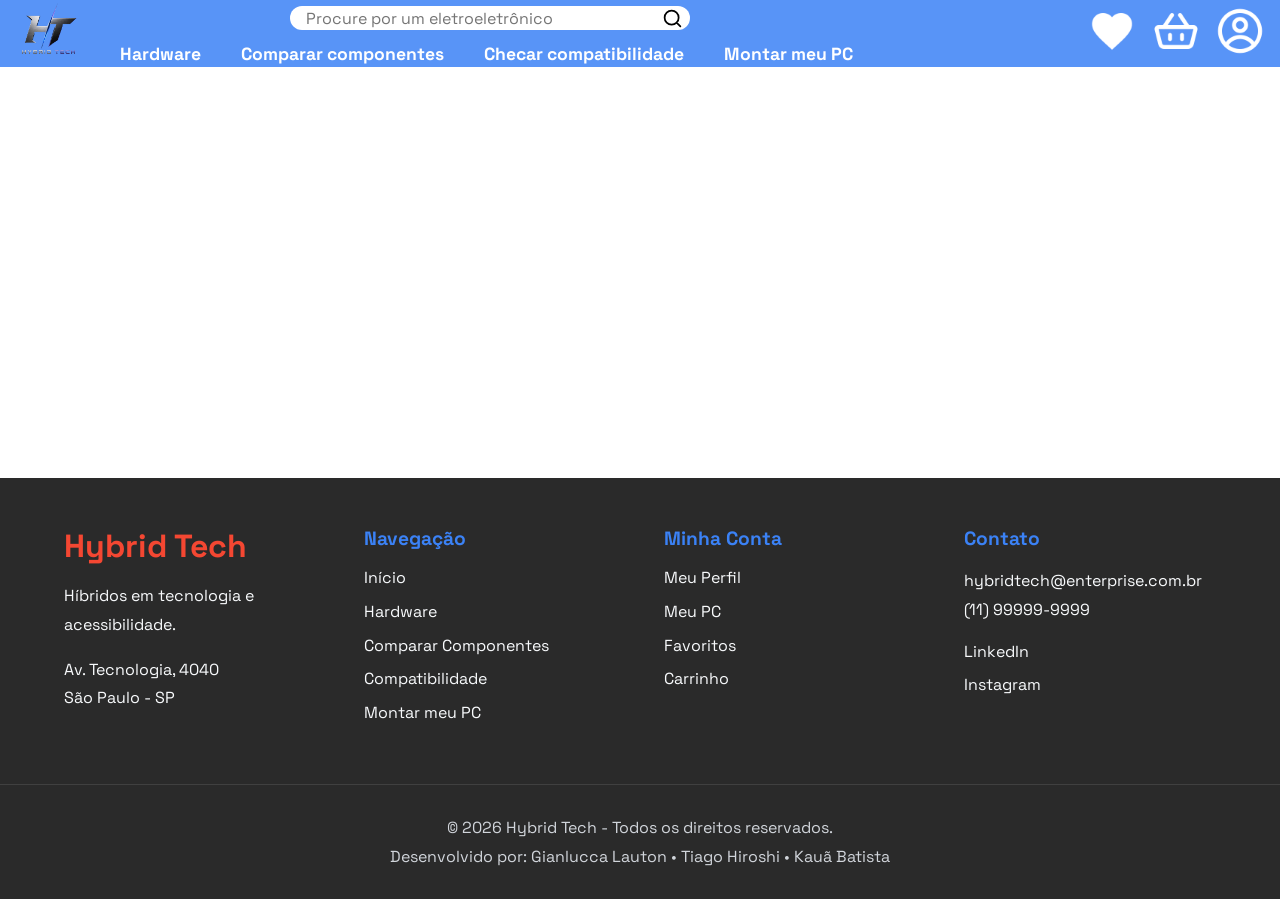
<file: index.html>
<!DOCTYPE html>
<html lang="pt-BR">
<head>
    <meta charset="UTF-8">
    <meta name="viewport" content="width=device-width, initial-scale=1.0">
    <title>Página Inicial - Hybrid Tech</title>

    <link rel="preconnect" href="https://fonts.googleapis.com">
<link rel="preconnect" href="https://fonts.gstatic.com" crossorigin>
<link href="https://fonts.googleapis.com/css2?family=Space+Grotesk:wght@300..700&display=swap" rel="stylesheet">

    <link rel="stylesheet" href="./style.css">
    <link rel="stylesheet" href="./css/inicial.css">
    
</head>
<body>

    <header>

<section class="nav-bar">

    <div class="logo">

        <a href="./index.html"><img src="./icon/hybrid-tech-icon.png" alt="Hybrid Tech Icon"> </a>
    </div>


    <div class="coluna-nav">

        <div class="search">
        <input type="text" placeholder="Procure por um eletroeletrônico">
        <img src="./assets/search.svg" alt="Pesquisar">
        </div>
        <div class="menu">
        <nav>
            <a href="./pages/hardware.html">Hardware</a>
            <a href="./pages/comparacao.html">Comparar componentes</a>
            <a href="./pages/compatibilidade.html">Checar compatibilidade</a>
            <a href="./pages/montagem.html">Montar meu PC</a>
        </nav>
        </div>

    </div>

    
    <div class="user-shop">

        <div class="heart-shop">
            <a href=""> <img src="./assets/heart.png" alt="Lista de Desejos">

            </a>
        </div>

        <div class="basket-shop">
            <a href=""> <img src="./assets/shop-basket.png" alt="Carrinho de Compras"></a></div>

        <div class="profile-shop">
            <a href=""> <img src="./assets/profile.png" alt="Perfil do Usuário"></a>
        </div>

    </div>

</section>

</header>

<section class="container-content">
    <h1>Página Inicial - Hybrid Tech</h1>
    
<h1>Lorem ipsum dolor sit amet, consectetur adipisicing elit. Nemo, nostrum! Eum, corporis? Porro illo ratione nemo dolorum dignissimos, labore tenetur placeat quae! Fugiat cupiditate corporis nesciunt praesentium. Animi, deserunt corrupti.</h1>

<h1>Lorem ipsum dolor sit amet, consectetur adipisicing elit. Nemo, nostrum! Eum, corporis? Porro illo ratione nemo dolorum dignissimos, labore tenetur placeat quae! Fugiat cupiditate corporis nesciunt praesentium. Animi, deserunt corrupti.</h1>

<h1>Lorem ipsum dolor sit amet, consectetur adipisicing elit. Nemo, nostrum! Eum, corporis? Porro illo ratione nemo dolorum dignissimos, labore tenetur placeat quae! Fugiat cupiditate corporis nesciunt praesentium. Animi, deserunt corrupti.</h1>

</section>


<footer>

    <div class="footer-container">

        <div class="footer-coluna">
            <h2>Hybrid Tech</h2>

            <p>
                Híbridos em tecnologia e acessibilidade.
            </p>

            <p class="footer-endereco">
                Av. Tecnologia, 4040<br>
                São Paulo - SP
            </p>
        </div>

        <div class="footer-coluna">
            <h3>Navegação</h3>

            <a href="./index.html">Início</a>
            <a href="./pages/hardware.html">Hardware</a>
            <a href="./pages/comparacao.html">Comparar Componentes</a>
            <a href="./pages/compatibilidade.html">Compatibilidade</a>
            <a href="./pages/montagem.html">Montar meu PC</a>
        </div>

        <div class="footer-coluna">
            <h3>Minha Conta</h3>

            <a href="#">Meu Perfil</a>
            <a href="#">Meu PC</a>
            <a href="#">Favoritos</a>
            <a href="#">Carrinho</a>
        </div>

        <div class="footer-coluna">
            <h3>Contato</h3>

            <p>hybridtech@enterprise.com.br</p>
            <p>(11) 99999-9999</p>

            <div class="footer-redes">
                <a href="#">LinkedIn</a>
                <a href="#">Instagram</a>
            </div>
        </div>

    </div>

    <div class="footer-bottom">

        <p>
            © 2026 Hybrid Tech - Todos os direitos reservados.
        </p>

        <p>
            Desenvolvido por:
            Gianlucca Lauton • Tiago Hiroshi • Kauã Batista
        </p>

    </div>

</footer>
</body>
</html>
</file>
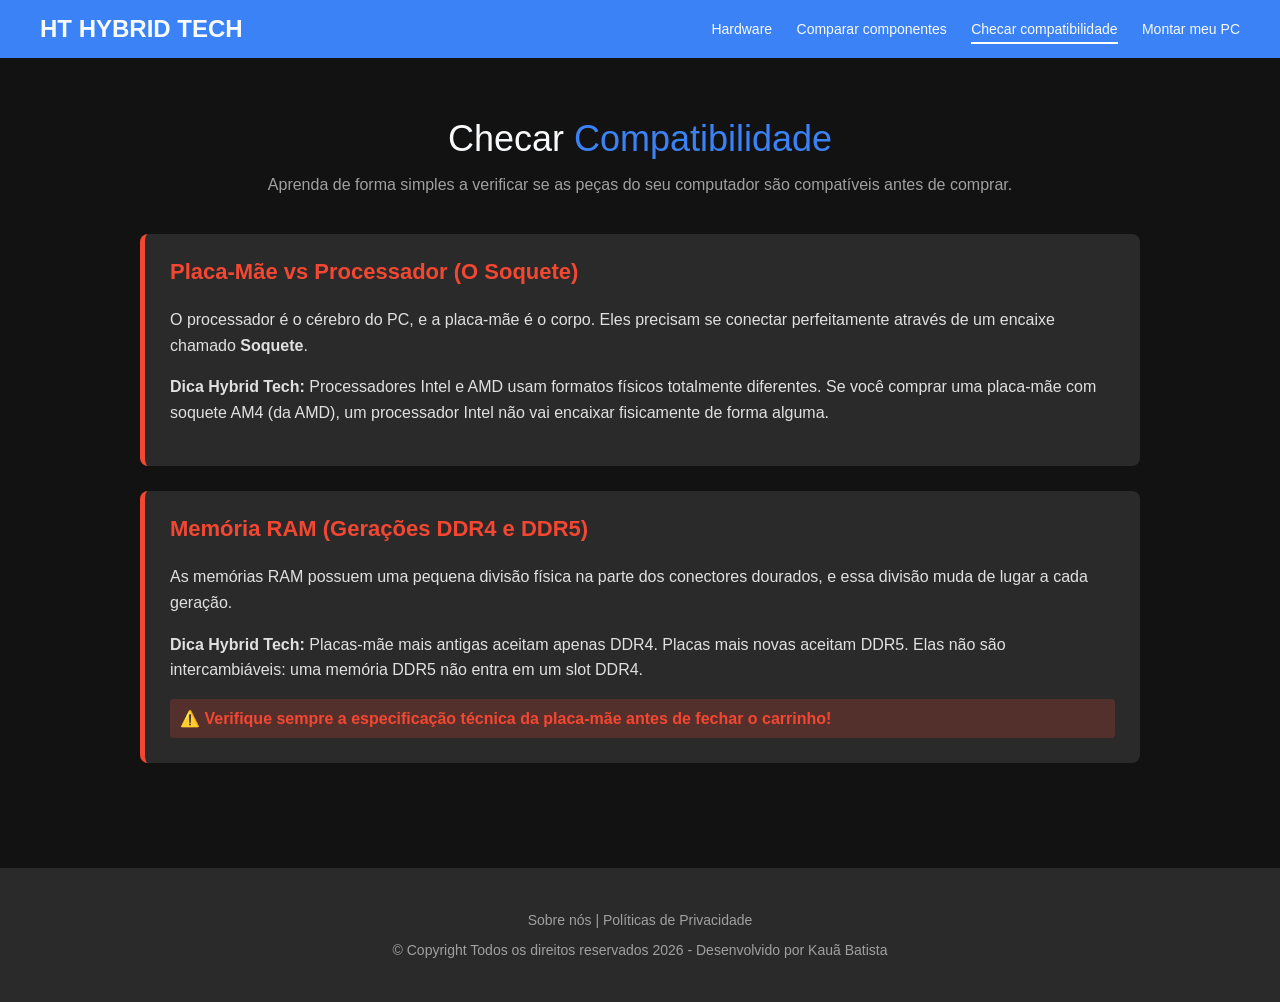
<file: compatibilidade/compatibilidade.html>
<!DOCTYPE html>
<html lang="pt-BR">
<head>
    <meta charset="UTF-8">
    <meta name="viewport" content="width=device-width, initial-scale=1.0">
    <title>Hybrid Tech - Checar Compatibilidade</title>
    <style>
        /* Aplicando as cores exatas do Figma do grupo */
        body {
            font-family: 'Segoe UI', Tahoma, Geneva, Verdana, sans-serif;
            background-color: #121212; /* Fundo escuro do Figma */
            color: #F8FAFC; /* Texto claro do Figma */
            margin: 0;
            padding: 0;
        }

        /* Menu superior baseado na imagem do Figma */
        header {
            background-color: #3B82F6; /* Azul do Figma */
            padding: 15px 40px;
            display: flex;
            justify-content: space-between;
            align-items: center;
        }

        header .logo {
            font-weight: bold;
            font-size: 24px;
            color: #F8FAFC;
            text-transform: uppercase;
        }

        header nav a {
            color: #F8FAFC;
            text-decoration: none;
            margin-left: 20px;
            font-size: 14px;
        }

        /* Container Principal */
        main {
            max-width: 1000px;
            margin: 40px auto;
            padding: 20px;
        }

        .titulo-principal {
            text-align: center;
            font-size: 36px;
            margin-bottom: 10px;
        }

        .titulo-principal span {
            color: #3B82F6; /* Destacando com o azul do grupo */
        }

        .subtitulo {
            text-align: center;
            color: #a0a0a0;
            margin-bottom: 40px;
        }

        /* Blocos de conteúdo explicativo */
        .card-compatibilidade {
            background-color: #2A2A2A; /* Cinza escuro dos blocos do Figma */
            border-radius: 8px;
            padding: 25px;
            margin-bottom: 25px;
            border-left: 5px solid #F44732; /* Detalhe com o Vermelho/Laranja do grupo */
        }

        .card-compatibilidade h3 {
            color: #F44732; /* Vermelho/Laranja para títulos internos */
            margin-top: 0;
            font-size: 22px;
        }

        .card-compatibilidade p {
            line-height: 1.6;
            color: #e0e0e0;
        }

        .badge-alerta {
            background-color: rgba(244, 71, 50, 0.2);
            color: #F44732;
            padding: 10px;
            border-radius: 4px;
            font-weight: bold;
            margin-top: 15px;
        }

        /* Rodapé igual ao das outras páginas */
        footer {
            background-color: #2A2A2A;
            text-align: center;
            padding: 30px;
            margin-top: 60px;
            font-size: 14px;
            color: #a0a0a0;
        }
    </style>
</head>
<body>

    <!-- Menu Superior idêntico ao padrão estruturado pelo grupo no Figma -->
    <header>
        <div class="logo">HT Hybrid Tech</div>
        <nav>
            <a href="index.html">Hardware</a>
            <a href="#">Comparar componentes</a>
            <a href="compatibilidade.html" style="border-bottom: 2px solid white; padding-bottom: 5px;">Checar compatibilidade</a>
            <a href="#">Montar meu PC</a>
        </nav>
    </header>

    <main>
        <div class="titulo-principal">Checar <span>Compatibilidade</span></div>
        <p class="subtitulo">Aprenda de forma simples a verificar se as peças do seu computador são compatíveis antes de comprar.</p>

        <!-- Seção 1 -->
        <div class="card-compatibilidade">
            <h3>Placa-Mãe vs Processador (O Soquete)</h3>
            <p>O processador é o cérebro do PC, e a placa-mãe é o corpo. Eles precisam se conectar perfeitamente através de um encaixe chamado <strong>Soquete</strong>.</p>
            <p><strong>Dica Hybrid Tech:</strong> Processadores Intel e AMD usam formatos físicos totalmente diferentes. Se você comprar uma placa-mãe com soquete AM4 (da AMD), um processador Intel não vai encaixar fisicamente de forma alguma.</p>
        </div>

        <!-- Seção 2 -->
        <div class="card-compatibilidade">
            <h3>Memória RAM (Gerações DDR4 e DDR5)</h3>
            <p>As memórias RAM possuem uma pequena divisão física na parte dos conectores dourados, e essa divisão muda de lugar a cada geração.</p>
            <p><strong>Dica Hybrid Tech:</strong> Placas-mãe mais antigas aceitam apenas DDR4. Placas mais novas aceitam DDR5. Elas não são intercambiáveis: uma memória DDR5 não entra em um slot DDR4.</p>
            <div class="badge-alerta">⚠️ Verifique sempre a especificação técnica da placa-mãe antes de fechar o carrinho!</div>
        </div>
    </main>

    <footer>
        <p>Sobre nós | Políticas de Privacidade</p>
        <p style="margin-top: 10px;">&copy; Copyright Todos os direitos reservados 2026 - Desenvolvido por Kauã Batista</p>
    </footer>

</body>
</html>
</file>
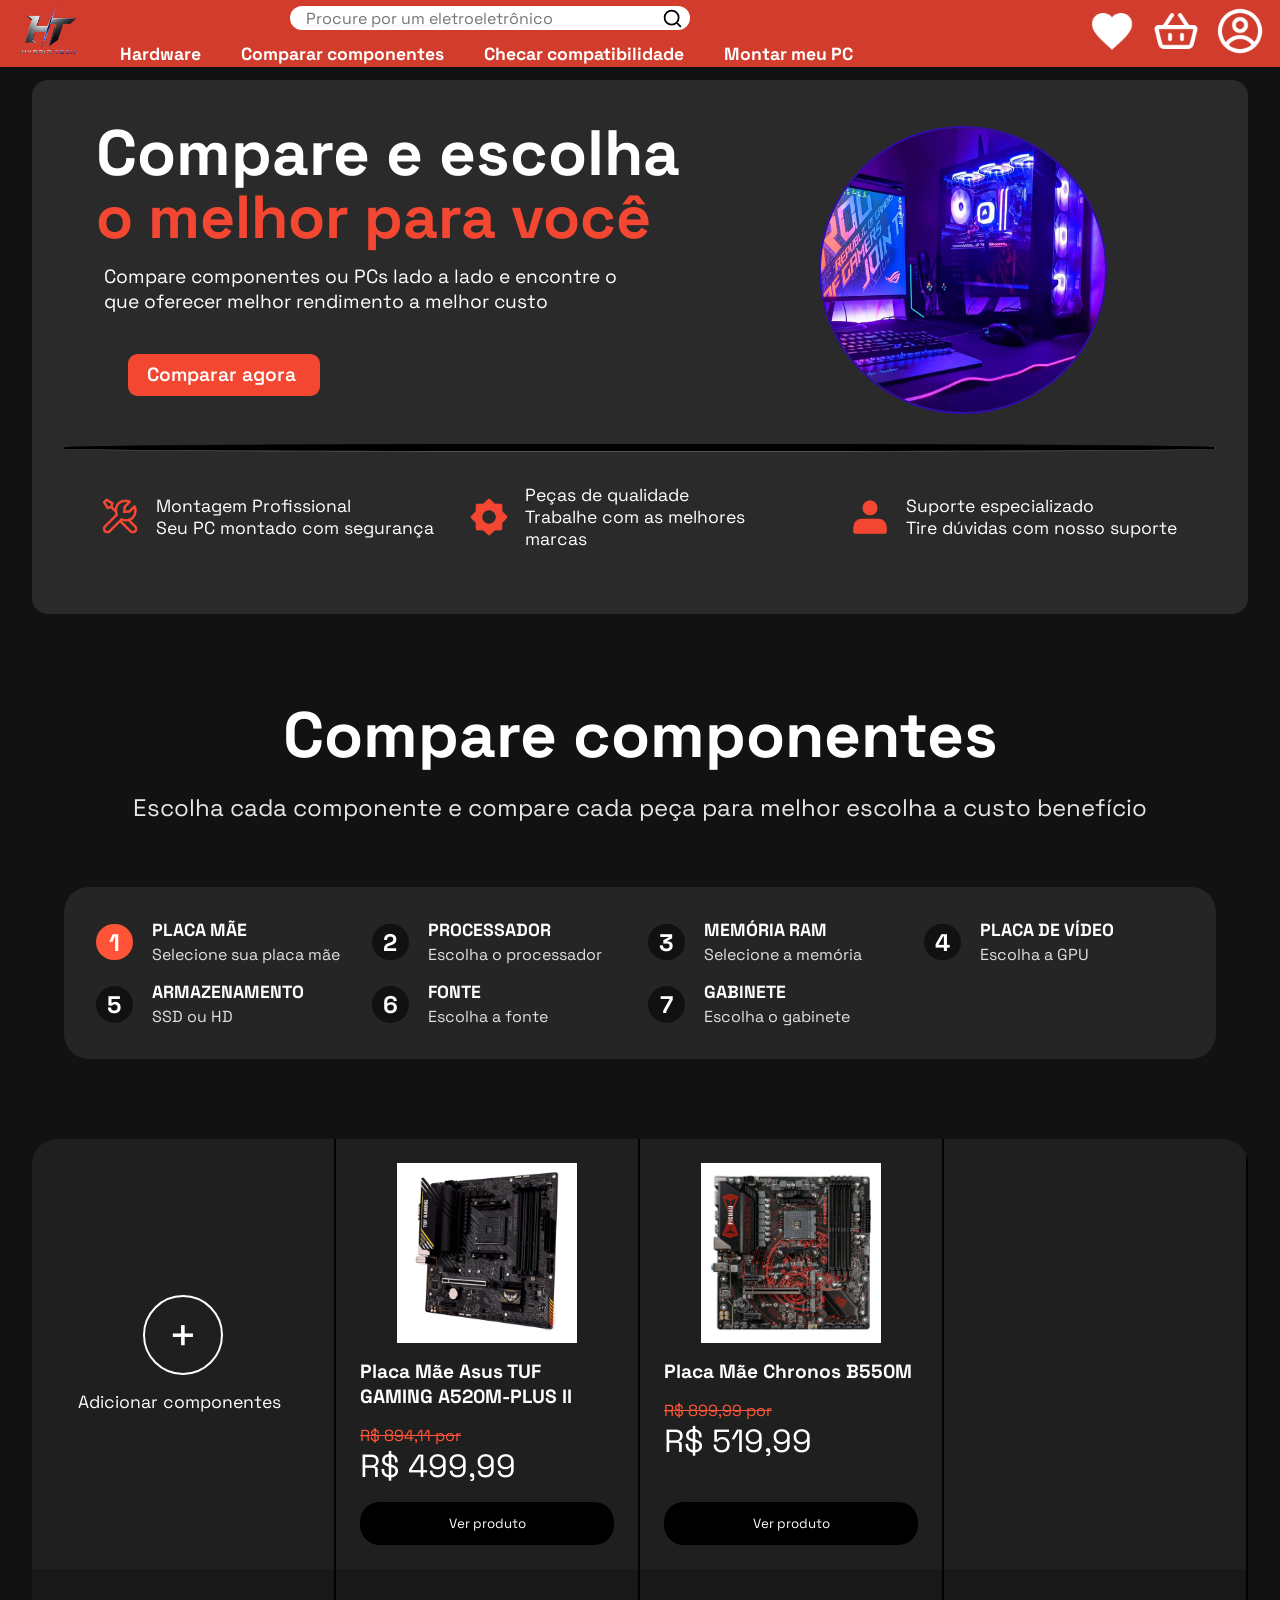
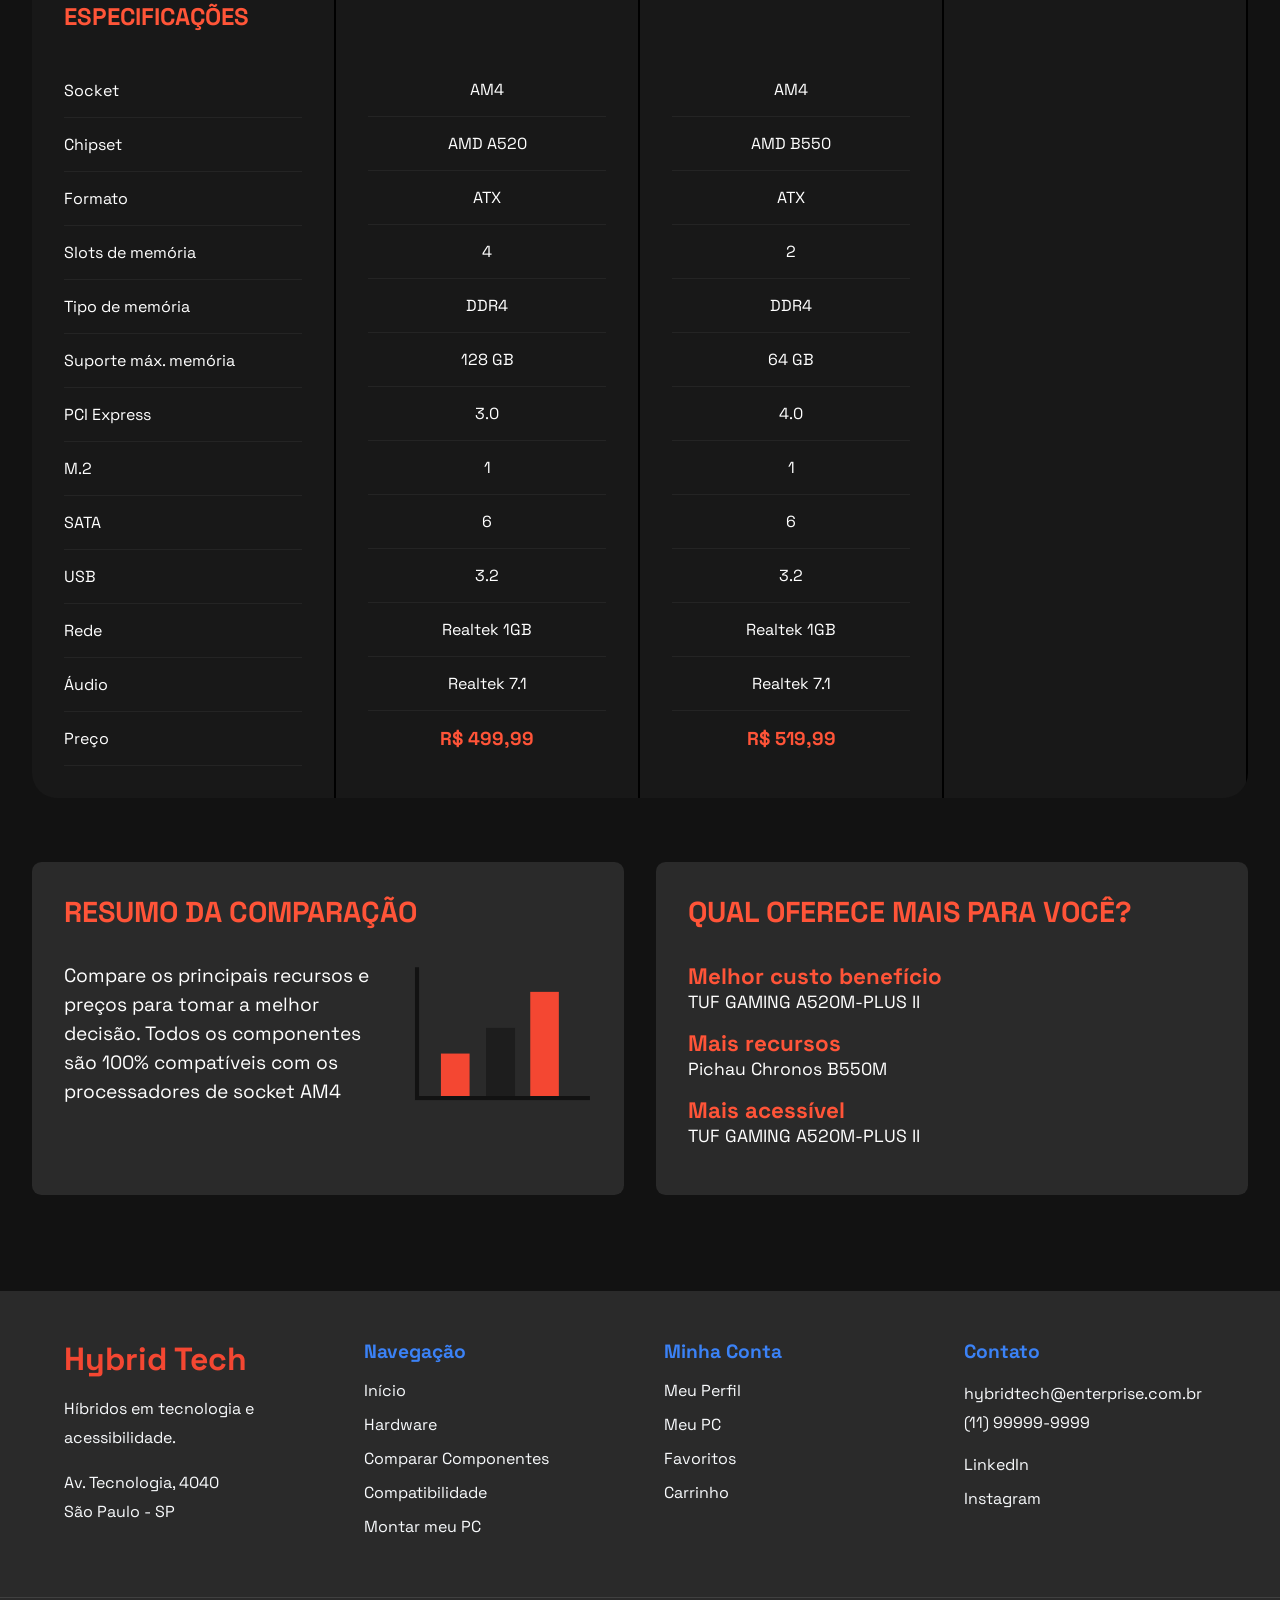
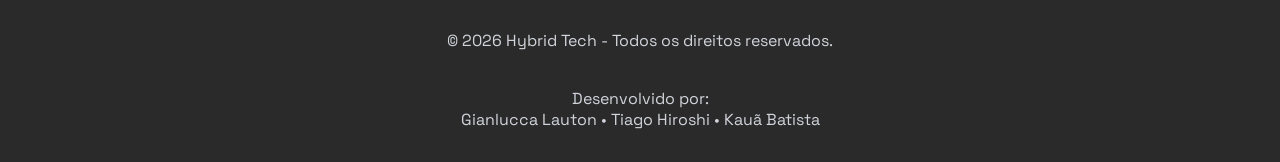
<file: pages/comparacao.html>
<!DOCTYPE html>
<html lang="pt-BR">
<head>
    <meta charset="UTF-8">
    <meta name="viewport" content="width=device-width, initial-scale=1.0">
    <title>Comparação de Componentes</title>

    <link rel="preconnect" href="https://fonts.googleapis.com">
<link rel="preconnect" href="https://fonts.gstatic.com" crossorigin>
<link href="https://fonts.googleapis.com/css2?family=Space+Grotesk:wght@300..700&display=swap" rel="stylesheet">

    <link rel="stylesheet" href="../style.css">
    <link rel="stylesheet" href="../css/comparacao-montagem.css">
    <link rel="stylesheet" href="../css/comparacao.css">
    
</head>
<body>

<header>
    <section class="nav-bar">
    
        <div class="logo">
    
            <a href="../index.html"><img src="../icon/hybrid-tech-icon.png" alt="Hybrid Tech Icon"> </a>
        </div>
    
    
        <div class="coluna-nav">
    
            <div class="search">
            <input type="text" placeholder="Procure por um eletroeletrônico">
            <img src="../assets/search.svg" alt="Pesquisar">
            </div>
            <div class="menu">
            <nav>
                <a href="./hardware.html">Hardware</a>
                <a href="./comparacao.html">Comparar componentes</a>
                <a href="./compatibilidade.html">Checar compatibilidade</a>
                <a href="./montagem.html">Montar meu PC</a>
            </nav>
            </div>
    
        </div>
    
    
        <div class="user-shop">
    
            <div class="heart-shop">
                <a href="#lista-de-desejos"> <img src="../assets/heart.png" alt="Lista de Desejos">
    
                </a>
            </div>
    
            <div class="basket-shop">
                <a href="#carrinho-de-compras"> <img src="../assets/shop-basket.png" alt="Carrinho de Compras"></a></div>
    
            <div class="profile-shop">
                <a href="#perfil-do-usuário"> <img src="../assets/profile.png" alt="Perfil do Usuário"></a>
            </div>
    
        </div>
    
    </section>
</header>



<section class="container-content">


<div class="hero-background">

    <div class="hero-sobre">
    
    <div class="hero-texto">
        <h1>Compare e escolha</h1>
        <h2>o melhor para você</h2>
        <p>Compare componentes ou PCs lado a lado e encontre o que oferecer melhor rendimento a melhor custo</p>
    
    
        <div class="hero-botao">
    
        <p>Comparar agora</p>
    
        </div>
    
    
    
    </div>
    
    
    <div class="hero-imagem">
    
        <img src="../images/comparacao-hero.png" alt="Imagem PC">
    
    </div>
    
    
    
    
    </div>
    
<hr>


    <div class="hero-topicos">

        <div class="topico">
            <img src="../assets/montagem.png" alt="Montagem">
            <p>Montagem Profissional<br>Seu PC montado com segurança</p>
        </div>
    

        <div class="topico">
            <img src="../assets/pecas.png" alt="Peças">
            <p>Peças de qualidade<br>Trabalhe com as melhores marcas</p>
        </div>


        <div class="topico">
            <img src="../assets/contato.png" alt="Contato">
            <p>Suporte especializado<br>Tire dúvidas com nosso suporte</p>
        </div>


    </div>
</div>



<section class="comparacao">

    <h1>Compare componentes</h1>

    <p class="subtitulo">
        Escolha cada componente e compare cada peça para melhor escolha a custo benefício
    </p>

    <div class="passos">

        <div class="passo ativo">
            <span>1</span>

            <div>
                <h3>PLACA MÃE</h3>
                <p>Selecione sua placa mãe</p>
            </div>
        </div>

        <div class="passo">
            <span>2</span>

            <div>
                <h3>PROCESSADOR</h3>
                <p>Escolha o processador</p>
            </div>
        </div>

        <div class="passo">
            <span>3</span>

            <div>
                <h3>MEMÓRIA RAM</h3>
                <p>Selecione a memória</p>
            </div>
        </div>

        <div class="passo">
            <span>4</span>

            <div>
                <h3>PLACA DE VÍDEO</h3>
                <p>Escolha a GPU</p>
            </div>
        </div>

        <div class="passo">
            <span>5</span>

            <div>
                <h3>ARMAZENAMENTO</h3>
                <p>SSD ou HD</p>
            </div>
        </div>

        <div class="passo">
            <span>6</span>

            <div>
                <h3>FONTE</h3>
                <p>Escolha a fonte</p>
            </div>
        </div>

        <div class="passo">
            <span>7</span>

            <div>
                <h3>GABINETE</h3>
                <p>Escolha o gabinete</p>
            </div>
        </div>

    </div>


</section>


<section class="comparador">

    <div class="comparador-scroll">

        <div class="cabecalho-comparacao">
            <div class="card-adicionar">
                <div class="mais">+</div>
                <p>Adicionar componentes</p>
            </div>
            <div class="produto">
                <img src="../images/placa-mae-1.webp" alt="Produto">
                <h3>Placa Mãe Asus TUF GAMING A520M-PLUS II</h3>
                <span class="preco-antigo">R$ 894,11 por</span>
                <span class="preco">R$ 499,99</span>
                <button>Ver produto</button>
            </div>
            <div class="produto">
                <img src="../images/placa-mae-2.webp" alt="Produto">
                <h3>Placa Mãe Chronos B550M</h3>
                <span class="preco-antigo">R$ 899,99 por</span>
                <span class="preco">R$ 519,99</span>
                <button>Ver produto</button>
            </div>
            <div class="slot-vazio"></div>
        </div>
        <div class="tabela-comparacao">
            <div class="especificacoes">
                <h2>ESPECIFICAÇÕES</h2>
                <p>Socket</p>
                <p>Chipset</p>
                <p>Formato</p>
                <p>Slots de memória</p>
                <p>Tipo de memória</p>
                <p>Suporte máx. memória</p>
                <p>PCI Express</p>
                <p>M.2</p>
                <p>SATA</p>
                <p>USB</p>
                <p>Rede</p>
                <p>Áudio</p>
                <p>Preço</p>
            </div>
            <div class="coluna-produto">
                <div class="espaco-vazio"></div>
                <p>AM4</p>
                <p>AMD A520</p>
                <p>ATX</p>
                <p>4</p>
                <p>DDR4</p>
                <p>128 GB</p>
                <p>3.0</p>
                <p>1</p>
                <p>6</p>
                <p>3.2</p>
                <p>Realtek 1GB</p>
                <p>Realtek 7.1</p>
                <h3>R$ 499,99</h3>
            </div>
            <div class="coluna-produto">
                <div class="espaco-vazio"></div>
                <p>AM4</p>
                <p>AMD B550</p>
                <p>ATX</p>
                <p>2</p>
                <p>DDR4</p>
                <p>64 GB</p>
                <p>4.0</p>
                <p>1</p>
                <p>6</p>
                <p>3.2</p>
                <p>Realtek 1GB</p>
                <p>Realtek 7.1</p>
                <h3>R$ 519,99</h3>
            </div>
            <div class="coluna-vazia"></div>
        </div>
        
        </section>
        
        
        <section class="resultado-comparacao">
        <div class="resultado-card">
            <h2>RESUMO DA COMPARAÇÃO</h2>
            <div class="resultado-conteudo">
                <p>
                    Compare os principais recursos e preços
                    para tomar a melhor decisão. Todos os
                    componentes são 100% compatíveis com
                    os processadores de socket AM4
                </p>
                <img src="../images/grafico.png" alt="Gráfico">
            </div>
        </div>
        <div class="resultado-card">
            <h2>QUAL OFERECE MAIS PARA VOCÊ?</h2>
            <div class="resultado-vencedores">
                <h3>Melhor custo benefício</h3>
                <p>TUF GAMING A520M-PLUS II</p>
                <h3>Mais recursos</h3>
                <p>Pichau Chronos B550M</p>
                <h3>Mais acessível</h3>
                <p>TUF GAMING A520M-PLUS II</p>
            </div>
        </div>

    </div>

</section>



</section>

<footer>

    <div class="footer-container">

        <div class="footer-coluna">
            <h2>Hybrid Tech</h2>

            <p>
                Híbridos em tecnologia e acessibilidade.
            </p>

            <p class="footer-endereco">
                Av. Tecnologia, 4040<br>
                São Paulo - SP
            </p>
        </div>

        <div class="footer-coluna">
            <h3>Navegação</h3>

            <a href="./index.html">Início</a>
            <a href="./pages/hardware.html">Hardware</a>
            <a href="./pages/comparacao.html">Comparar Componentes</a>
            <a href="./pages/compatibilidade.html">Compatibilidade</a>
            <a href="./pages/montagem.html">Montar meu PC</a>
        </div>

        <div class="footer-coluna">
            <h3>Minha Conta</h3>

            <a href="#">Meu Perfil</a>
            <a href="#">Meu PC</a>
            <a href="#">Favoritos</a>
            <a href="#">Carrinho</a>
        </div>

        <div class="footer-coluna">
            <h3>Contato</h3>

            <p>hybridtech@enterprise.com.br</p>
            <p>(11) 99999-9999</p>

            <div class="footer-redes">
                <a href="#">LinkedIn</a>
                <a href="#">Instagram</a>
            </div>
        </div>

    </div>

    <div class="footer-bottom">

        <p>
            © 2026 Hybrid Tech - Todos os direitos reservados.
        </p>
<br>
        <p>
            Desenvolvido por: <br>
            Gianlucca Lauton • Tiago Hiroshi • Kauã Batista
        </p>

    </div>

</footer>

</body>
</html>
</file>
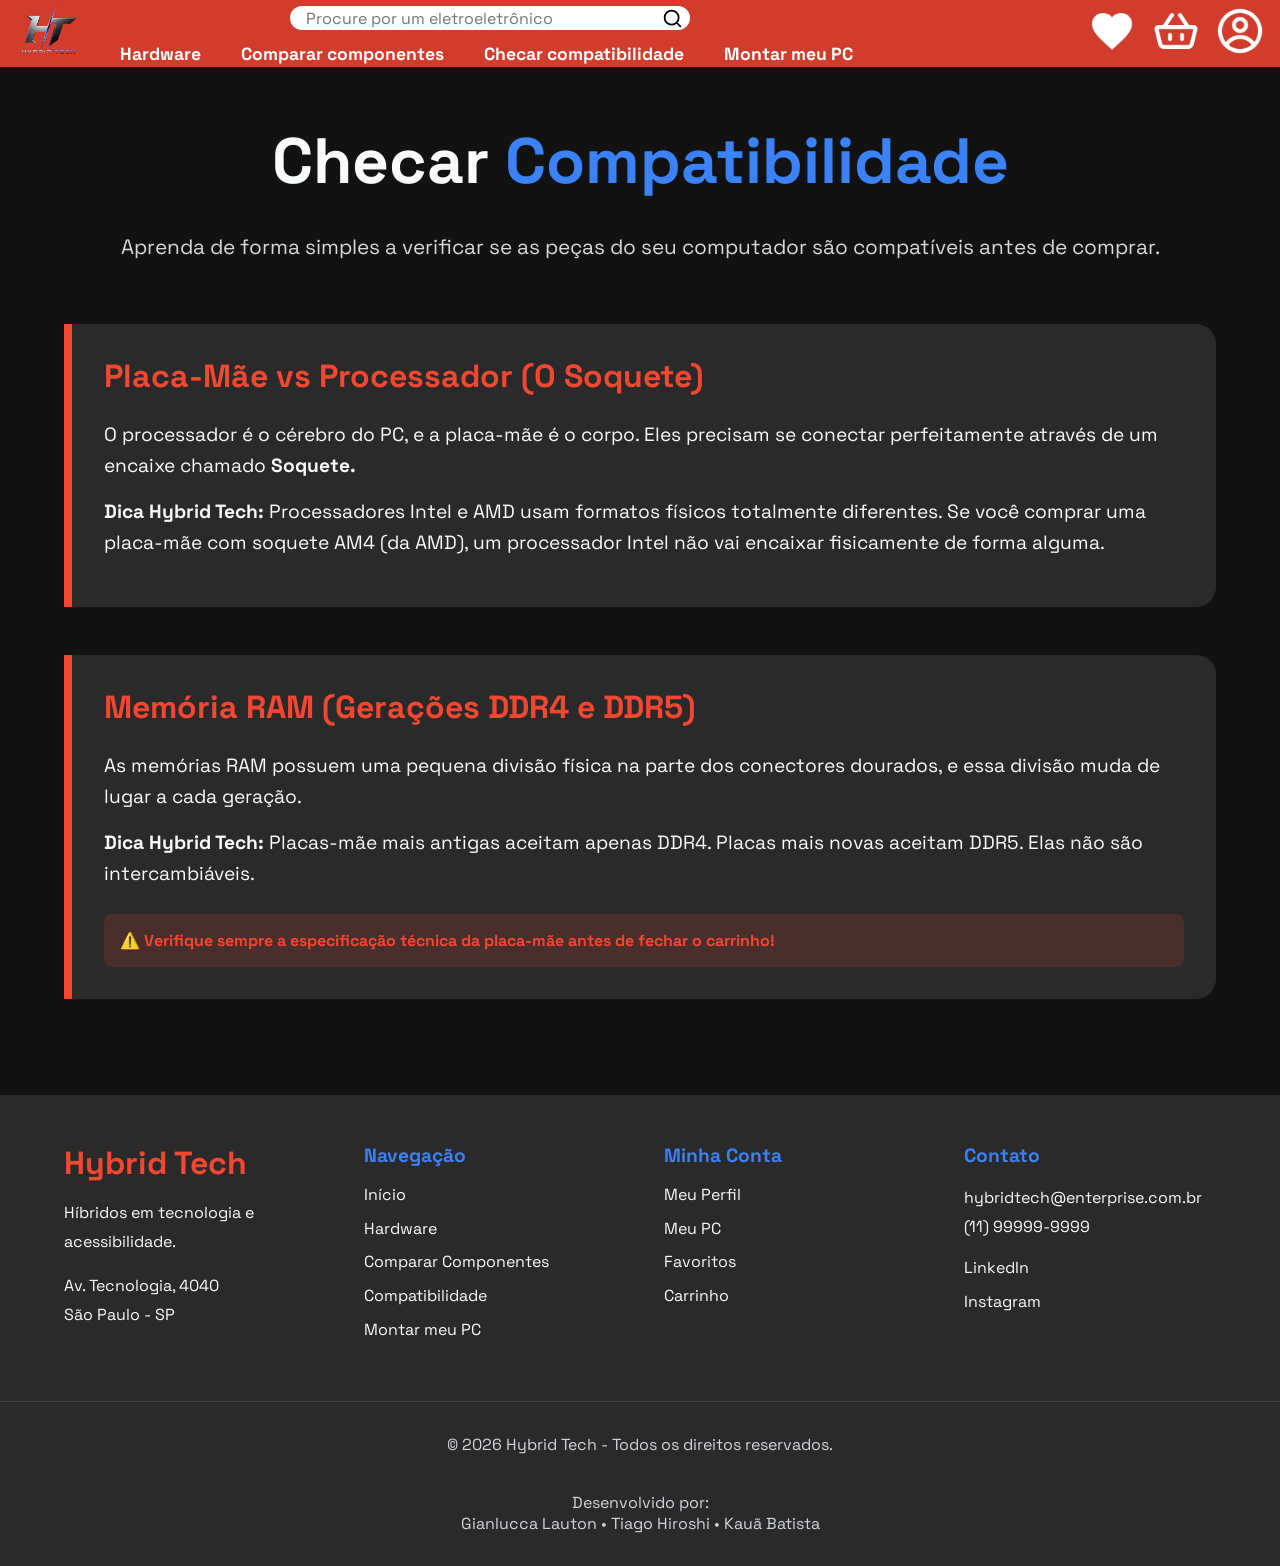
<file: pages/compatibilidade.html>
<!DOCTYPE html>
<html lang="pt-BR">
<head>
    <meta charset="UTF-8">
    <meta name="viewport" content="width=device-width, initial-scale=1.0">
    <title>Comparação de Componentes</title>

    <link rel="preconnect" href="https://fonts.googleapis.com">
<link rel="preconnect" href="https://fonts.gstatic.com" crossorigin>
<link href="https://fonts.googleapis.com/css2?family=Space+Grotesk:wght@300..700&display=swap" rel="stylesheet">

    <link rel="stylesheet" href="../style.css">
    <link rel="stylesheet" href="../css/compatibilidade.css">

    <link rel="stylesheet" href="../css/comparacao-montagem.css">

    
</head>
<body>

<header>
    <section class="nav-bar">
    
        <div class="logo">
    
            <a href="../index.html"><img src="../icon/hybrid-tech-icon.png" alt="Hybrid Tech Icon"> </a>
        </div>
    
    
        <div class="coluna-nav">
    
            <div class="search">
            <input type="text" placeholder="Procure por um eletroeletrônico">
            <img src="../assets/search.svg" alt="Pesquisar">
            </div>
            <div class="menu">
            <nav>
                <a href="./hardware.html">Hardware</a>
                <a href="./comparacao.html">Comparar componentes</a>
                <a href="./compatibilidade.html">Checar compatibilidade</a>
                <a href="./montagem.html">Montar meu PC</a>
            </nav>
            </div>
    
        </div>
    
    
        <div class="user-shop">
    
            <div class="heart-shop">
                <a href="#lista-de-desejos"> <img src="../assets/heart.png" alt="Lista de Desejos">
    
                </a>
            </div>
    
            <div class="basket-shop">
                <a href="#carrinho-de-compras"> <img src="../assets/shop-basket.png" alt="Carrinho de Compras"></a></div>
    
            <div class="profile-shop">
                <a href="#perfil-do-usuário"> <img src="../assets/profile.png" alt="Perfil do Usuário"></a>
            </div>
    
        </div>
    
    </section>
</header>


<div class="container-content">
    <section class="compatibilidade">
    
        <h1>
            Checar <span>Compatibilidade</span>
        </h1>
    
        <p class="compatibilidade-subtitulo">
            Aprenda de forma simples a verificar se as peças do seu computador
            são compatíveis antes de comprar.
        </p>
    
        <div class="compat-card">
    
            <h2>Placa-Mãe vs Processador (O Soquete)</h2>
    
            <p>
                O processador é o cérebro do PC, e a placa-mãe é o corpo.
                Eles precisam se conectar perfeitamente através de um encaixe
                chamado <strong>Soquete.</strong>
            </p>
    
            <p>
                <strong>Dica Hybrid Tech:</strong>
                Processadores Intel e AMD usam formatos físicos totalmente
                diferentes. Se você comprar uma placa-mãe com soquete AM4 (da AMD),
                um processador Intel não vai encaixar fisicamente de forma alguma.
            </p>
    
        </div>
    
        <div class="compat-card">
    
            <h2>Memória RAM (Gerações DDR4 e DDR5)</h2>
    
            <p>
                As memórias RAM possuem uma pequena divisão física na parte dos
                conectores dourados, e essa divisão muda de lugar a cada geração.
            </p>
    
            <p>
                <strong>Dica Hybrid Tech:</strong>
                Placas-mãe mais antigas aceitam apenas DDR4.
                Placas mais novas aceitam DDR5.
                Elas não são intercambiáveis.
            </p>
    
            <div class="alerta">
                ⚠️ Verifique sempre a especificação técnica da placa-mãe antes de fechar o carrinho!
            </div>
    
        </div>
    
    </section>
</div>





<footer>

    <div class="footer-container">

        <div class="footer-coluna">
            <h2>Hybrid Tech</h2>

            <p>
                Híbridos em tecnologia e acessibilidade.
            </p>

            <p class="footer-endereco">
                Av. Tecnologia, 4040<br>
                São Paulo - SP
            </p>
        </div>

        <div class="footer-coluna">
            <h3>Navegação</h3>

            <a href="./index.html">Início</a>
            <a href="./pages/hardware.html">Hardware</a>
            <a href="./pages/comparacao.html">Comparar Componentes</a>
            <a href="./pages/compatibilidade.html">Compatibilidade</a>
            <a href="./pages/montagem.html">Montar meu PC</a>
        </div>

        <div class="footer-coluna">
            <h3>Minha Conta</h3>

            <a href="#">Meu Perfil</a>
            <a href="#">Meu PC</a>
            <a href="#">Favoritos</a>
            <a href="#">Carrinho</a>
        </div>

        <div class="footer-coluna">
            <h3>Contato</h3>

            <p>hybridtech@enterprise.com.br</p>
            <p>(11) 99999-9999</p>

            <div class="footer-redes">
                <a href="#">LinkedIn</a>
                <a href="#">Instagram</a>
            </div>
        </div>

    </div>

    <div class="footer-bottom">

        <p>
            © 2026 Hybrid Tech - Todos os direitos reservados.
        </p>
<br>
        <p>
            Desenvolvido por: <br>
            Gianlucca Lauton • Tiago Hiroshi • Kauã Batista
        </p>

    </div>

</footer>
</body>
</html>
</file>
<file: style.css>
*{
    margin: 0;
    padding: 0;
    box-sizing: border-box;
    font-family: 'Space Grotesk', sans-serif;
}

.container-content{
    padding-top: 4.5rem;
}

.nav-bar{
    width: 100%;
    height: 4.2rem;

    padding: 0 1rem;

    display: flex;

    background-color: rgba(244, 69, 50, .85);

    position: fixed
}



.logo{
    flex-shrink: 0;
}

.logo img{
    width: 4rem;
}



.search{
    margin-left: 2rem;
    margin-top: .2rem;
    flex-shrink: 0;
}

.search input{
    width: 25rem;
    height: 1.5rem;

    border: none;
    outline: none;

    border-radius: 30px;

    padding: 0 3rem 0 1rem;
    font-size: 1rem;
}

.search img{
    width: 1.3rem;
    position: relative;
    bottom: -.3rem;
    left: -2rem;
    
        cursor: pointer;
}


.menu{
    flex: 1;
    display: flex;
    justify-content: center;
    margin: 0 40px;
}

.menu nav{
    display: flex;
    gap: 40px;
    align-items: center;
}

.menu nav a{
    text-decoration: none;
    color: #ffffff;

    font-size: 1.1rem;
    font-weight: 800;

    white-space: nowrap;

    transition-duration: .3s;
}

.menu nav a:hover{

    color: #d8301d;

    transition-duration: .3s;
}


.coluna-nav{
    display: flex;
    flex-direction: column;
    align-items: center;
    gap: .7rem;
}

/* Ícones */

.user-shop{
    display: flex;
    align-items: center;
    gap: 1rem;
    
margin-left: auto;


    flex-shrink: 0;
}


.user-shop img{
    width: 3rem;
    height: 3rem;
}

.container-content{
    color: #ffffff;
}

/* HERO */


.hero-sobre{
    display: flex;
    align-items: center;
    
    
}

.hero-background{
padding: 2rem;
    margin: 2rem;
    margin-top: .5rem;

    background-color: #2A2A2A;
    border-radius: 1rem;
}

.hero-sobre h1{
    font-size: 4rem;
}

.hero-sobre h2{
    margin-top: -1rem;
    font-size: 3.8rem;
    color: #F44732;
}

.hero-sobre p{
    margin: .5rem;
    font-size: 1.2rem;
    width: 80%;
}



.hero-botao{
    width: 12rem;
    height: 2.6rem;

    background-color: #F44732;

    display: flex;
    justify-content: center;
    align-items: center;

    font-weight: 600;

    border-radius: .6rem;

    margin: 2rem;

    cursor: pointer;

     transition-duration: .3s;
}

.hero-botao:hover{
    background-color: #712017;

    transition-duration: .3s;
}

.hero-texto{
    display: flex;
    flex-direction: column;

    width: 60%;
    margin-left: 2rem;
}

.hero-imagem img{
    display: flex;
margin-left: 2rem;

    width: 18rem;
    height: 18rem;
    border-radius: 100%;

    border: #310cad .18rem solid;
}

hr{
margin-top: 1rem;

padding: .2rem;
border-radius: 40%;

color: #000000;
background-color: #000000;
border-color: #000000;
    width: 100%;

}

.hero-topicos{
    display: grid;
    grid-template-columns: repeat(3, 1fr);

    font-size: 1.1rem;

    place-items: center;
    gap: 2rem;

    margin: 2rem;
}

.topico{
    display: flex;
    align-items: center;
    gap: 1rem;
}

.topico img{
    width: 2.5rem;
    height: 2.5rem;

    object-fit: cover;

    filter: brightness(0) saturate(100%) invert(52%) sepia(86%) saturate(5752%) hue-rotate(345deg) brightness(101%) contrast(91%);
}



footer{
    margin-top: 6rem;

    background: #2A2A2A;

    color: #F8FAFC;
}

.footer-container{
    width: 90%;
    margin: 0 auto;

    padding: 3rem 0;

    display: grid;
    grid-template-columns: repeat(auto-fit, minmax(220px, 1fr));

    gap: 3rem;
}

.footer-coluna h2{
    color: #F44732;

    font-size: 2rem;

    margin-bottom: 1rem;
}

.footer-coluna h3{
    color: #3B82F6;

    margin-bottom: 1rem;

    font-size: 1.2rem;
}

.footer-coluna p{
    color: #F8FAFC;

    line-height: 1.8;
}

.footer-coluna a{
    display: block;

    text-decoration: none;

    color: #F8FAFC;

    margin-bottom: .8rem;

    transition: .3s;
}

.footer-coluna a:hover{
    color: #F44732;
    transform: translateX(5px);
}

.footer-endereco{
    margin-top: 1rem;
}

.footer-redes{
    margin-top: 1rem;
}

.footer-bottom{
    border-top: 1px solid rgba(255,255,255,.1);

    padding: 1.5rem;

    text-align: center;
}

.footer-bottom p{
    color: #d1d5db;

    margin: .5rem 0;
}




/* responsividade */

@media (max-width: 768px){


    .container-content{
        padding-top: 1rem;
    }

    .nav-bar{
        position: static;
        height: auto;

        flex-direction: column;
        align-items: stretch;

        padding: 1rem;
    }



    .user-shop{
        order: -1;

        width: 100%;

        display: flex;
        justify-content: flex-end;

        gap: 1rem;

    }

    .user-shop img{
        width: 2rem;
        height: 2rem;
    }


    .logo{
        display: flex;
        justify-content: center;

    }

    .logo img{
        width: 6rem;
    }



    .coluna-nav{
        width: 100%;
        align-items: center;
    }

    .search{
        width: 95%;
        
    }

    .search input{
        width: 90%;
        max-width: 20rem;
    }

    

    .menu nav{

        display: flex;
        flex-direction: column;

        gap: .6rem;

        text-align: center;
    }

    .menu nav a{
        font-size: 1rem;
    }



    /* HERO */

.hero-background{
    padding: 1rem;
}

.hero-sobre{
    display: flex;
    flex-direction: column;
    align-items: center;
    text-align: center;

    gap: 2rem;
}

.hero-texto{
    width: 95%;
    margin: 0px;
}

.hero-texto h1{
    font-size: 2.5rem;
    line-height: 1;

    margin-bottom: 1rem;
    margin-top: .5rem;
}

.hero-texto h2{
    font-size: 2rem;
    line-height: 1.1;
}

.hero-texto p{
    font-size: 1.1rem;

    width: 100%;

}

.hero-botao{
    margin: 1rem auto 0 auto;
}

/* IMAGEM */

.hero-imagem{
    display: flex;
    justify-content: center;

}

.hero-imagem img{
    width: 14rem;
    height: 13.5rem;

    margin: 0px;
}

/* TÓPICOS */

.hero-topicos{
    display: flex;
    flex-direction: column;


    gap: 1.5rem;

    margin: 2rem 0;
}

.topico{
    display: flex;
    align-items: center;

    gap: 1rem;

    width: 100%;
}

.topico img{
    width: 2rem;
    height: 2rem;

    flex-shrink: 0;
}

.topico p{
    font-size: 0.8rem;
    line-height: 1.4;
}

/* LINHA */

.hero-background hr{
    margin: 2rem 0;
}



    .footer-container{
        grid-template-columns: 1fr;

        text-align: center;
    }

    .footer-coluna a:hover{
        transform: none;
    }


}
</file>
<file: css/inicial.css>
.nav-bar{
    width: 100%;
    height: 4.2rem;

    padding: 0 1rem;

    display: flex;

    background-color: rgb(59, 130, 246, .85);

    position: fixed
}

.menu nav a:hover{

    color: #d8301d;

    transition-duration: .3s;
}
</file>
<file: css/comparacao-montagem.css>
body{
    background-color: #121212;
}
</file>
<file: css/comparacao.css>
.menu nav a:hover{

    color: #3B82F6;

    transition-duration: .3s;
}


.comparacao{
    width: 90%;
    margin: 5rem auto;
    text-align: center;
}

.comparacao h1{
    color: #ffffff;
    font-size: 4rem;
    margin-bottom: 1rem;
}

.subtitulo{
    color: #e7e7e7;
    font-size: 1.5rem;
    margin-bottom: 4rem;
}

.passos{
    background: #252525;

    border-radius: 25px;

    padding: 2rem;

    display: grid;
    grid-template-columns: repeat(auto-fit, minmax(14rem, 1fr));
    
    gap: 1rem;

    flex-wrap: wrap;
}

.passo{
    display: flex;
    align-items: center;
    gap: 1.2rem;

}

.passo span{
    width: 2.3rem;
    height: 2.3rem;

    display: flex;
    align-items: center;
    justify-content: center;

    border-radius: 50%;

    background: #111;
    color: #ffffff;

    font-size: 1.5rem;
    font-weight: bold;

    cursor: pointer;
}

.passo h3{
    color: #ffffff;
    font-size: 1.1rem;
    margin-bottom: .2rem;

    text-align: left;
}

.passo p{
    color: #e0e0e0;
    font-size: 1rem;
    text-align: left;
}

.passo.ativo span{
    background: #ff5438;
}



.comparador{
    width: 95%;
    margin: 4rem auto;
}

/* TOPO */

.cabecalho-comparacao{
    display: grid;
    grid-template-columns: repeat(4, 1fr);

    background: #1f1f1f;

    border-radius: 25px 25px 0 0;

    overflow: hidden;
}

.card-adicionar,
.produto,
.slot-vazio{
    padding: 1.5rem;

    min-height: 320px;

    border-right: 2px solid #000;
}

.produto{
    display: flex;
    flex-direction: column;
}

.produto img{
    width: 180px;
    height: 180px;

    object-fit: contain;

    margin: 0 auto;
}

.produto h3{
    color: white;
    font-size: 1.2rem;
    margin: 1rem 0;
}

.preco-antigo{
    color: #ff5538;
    text-decoration: line-through;
}

.preco{
    margin-bottom: 1rem;
    color: #ffffff;
    font-size: 2rem;
}

.produto button{
    margin-top: auto;

    background: #000;
    color: #ffffff;

    border: none;
    border-radius: 20px;

    padding: .8rem;

    cursor: pointer;
}

.card-adicionar{
    display: flex;
    flex-direction: column;
    align-items: center;
    justify-content: center;
    

    color: #ffffff;
}

.card-adicionar p{
    margin-top: 1rem;
    margin-left: -.5rem;

    text-align: center;
    font-size: 1.1rem;}

.mais{
    width: 80px;
    height: 80px;

    border: 2px solid white;
    border-radius: 50%;

    display: flex;
    align-items: center;
    justify-content: center;

    cursor: pointer;
    font-size: 3rem;
}

/* TABELA */

.tabela-comparacao{
    display: grid;
    grid-template-columns: repeat(4, 1fr);

    background: #181818;

    border-radius: 0 0 25px 25px;

    overflow: hidden;
}

.especificacoes,
.coluna-produto,
.coluna-vazia{
    padding: 2rem;

    border-right: 2px solid #000;
}

.especificacoes h2{
    color: #ff5538;
    margin-bottom: 2rem;
}

.especificacoes p,
.coluna-produto p{
    color: #ffffff;

    padding: 1rem 0;

    border-bottom: 1px solid rgba(255,255,255,.05);
}

.coluna-produto{
    text-align: center;
}

.coluna-produto h3{
    color: #ff5438;
    margin: 1rem;
}

.espaco-vazio{
    height: 3.9rem;
}


.resultado-comparacao{
    width: 95%;
    margin: 4rem auto;

    display: grid;
    grid-template-columns: repeat(2, 1fr);

    gap: 2rem;
}

.resultado-card{
    background: #2A2A2A;

    border-radius: .6rem;

    padding: 2rem;
}

.resultado-card h2{
    color: #ff5438;

    font-size: 1.8rem;

    margin-bottom: 2rem;
}

.resultado-conteudo{
    display: flex;
    justify-content: space-between;
    align-items: center;

    gap: 2rem;
}

.resultado-conteudo p{
    color: #ffffff;

    font-size: 1.2rem;
    line-height: 1.5;

    max-width: 60%;
}

.resultado-conteudo img{
    width: 180px;
    height: auto;
}

.resultado-vencedores h3{
    color: #ff5438;

    font-size: 1.4rem;

    margin-top: 1rem;
}

.resultado-vencedores p{
    color: #ffffff;

    font-size: 1.1rem;

    margin-bottom: 1rem;
}



/* responsividade */

@media (max-width: 768px){

    .comparacao h1{
        font-size: 2.5rem;
    }

    .subtitulo{
        font-size: 1rem;
    }

    .passos{
        flex-direction: column;
        align-items: flex-start;
    }

    .passo{
        width: 100%;
    }



    .comparador{
        width: 100%;
        padding: 1rem;
    }

    /* área rolável */

    .comparador-scroll{
        overflow-x: auto;
        overflow-y: hidden;

        -webkit-overflow-scrolling: touch;
    }



    .cabecalho-comparacao,
    .tabela-comparacao{
        min-width: 900px;
    }

    /* cards menores */

    .produto img{
        width: 120px;
        height: 120px;
    }

    .produto h3{
        font-size: .9rem;
    }

    .preco{
        font-size: 1.4rem;
    }

    .produto button{
        
        font-size: .9rem;
    }

    /* coluna de specs */

    .especificacoes h2{
        font-size: 1.2rem;
    }

    .especificacoes p,
    .coluna-produto p{
        font-size: .9rem;
        padding: .8rem 0;
    }

    .mais{
        width: 55px;
        height: 55px;

        font-size: 2rem;
    }

.espaco-vazio{
    height: 3.5rem;
}



.resultado-comparacao{
    grid-template-columns: 1fr;
}

.resultado-card h2{
    font-size: 1.8rem;
}

.resultado-conteudo{
    flex-direction: column;
    text-align: center;
}

.resultado-conteudo p{
    max-width: 100%;
    font-size: 1rem;
}

.resultado-conteudo img{
    width: 120px;
}

.resultado-vencedores h3{
    font-size: 1.4rem;
}

.resultado-vencedores p{
    font-size: 1rem;
}

}
</file>
<file: css/compatibilidade.css>
.menu nav a:hover{

    color: #3B82F6;

    transition-duration: .3s;
}

.compatibilidade{
    width: 90%;
    margin: 3rem auto;
}

.compatibilidade h1{
    text-align: center;

    color: #F8FAFC;

    font-size: 4rem;

    margin-bottom: 2rem;
}

.compatibilidade h1 span{
    color: #3B82F6;
}

.compatibilidade-subtitulo{
    text-align: center;

    color: #d8d8d8;

    font-size: 1.3rem;

    margin-bottom: 4rem;
}

.compat-card{
    background: #2A2A2A;

    border-radius: 0 20px 20px 0;

    border-left: 8px solid #F44732;

    padding: 2rem;

    margin-bottom: 3rem;
}

.compat-card h2{
    color: #F44732;

    font-size: 2rem;

    margin-bottom: 1.5rem;
}

.compat-card p{
    color: #F8FAFC;

    font-size: 1.2rem;

    line-height: 1.6;

    margin-bottom: 1rem;
}

.alerta{
    background: rgba(244,71,50,.15);

    color: #F44732;

    font-weight: bold;

    padding: 1rem;

    border-radius: 8px;

    margin-top: 1.5rem;
}



@media (max-width: 768px){

    .compatibilidade{
        width: 95%;
    }

    .compatibilidade h1{
        font-size: 2.5rem;
    }

    .compatibilidade-subtitulo{
        font-size: 1rem;
        margin-bottom: 2rem;
    }

    .compat-card{
        padding: 1.2rem;
    }

    .compat-card h2{
        font-size: 1.4rem;
    }

    .compat-card p{
        font-size: 1rem;
    }

    .alerta{
        font-size: .9rem;
    }

}
</file>
